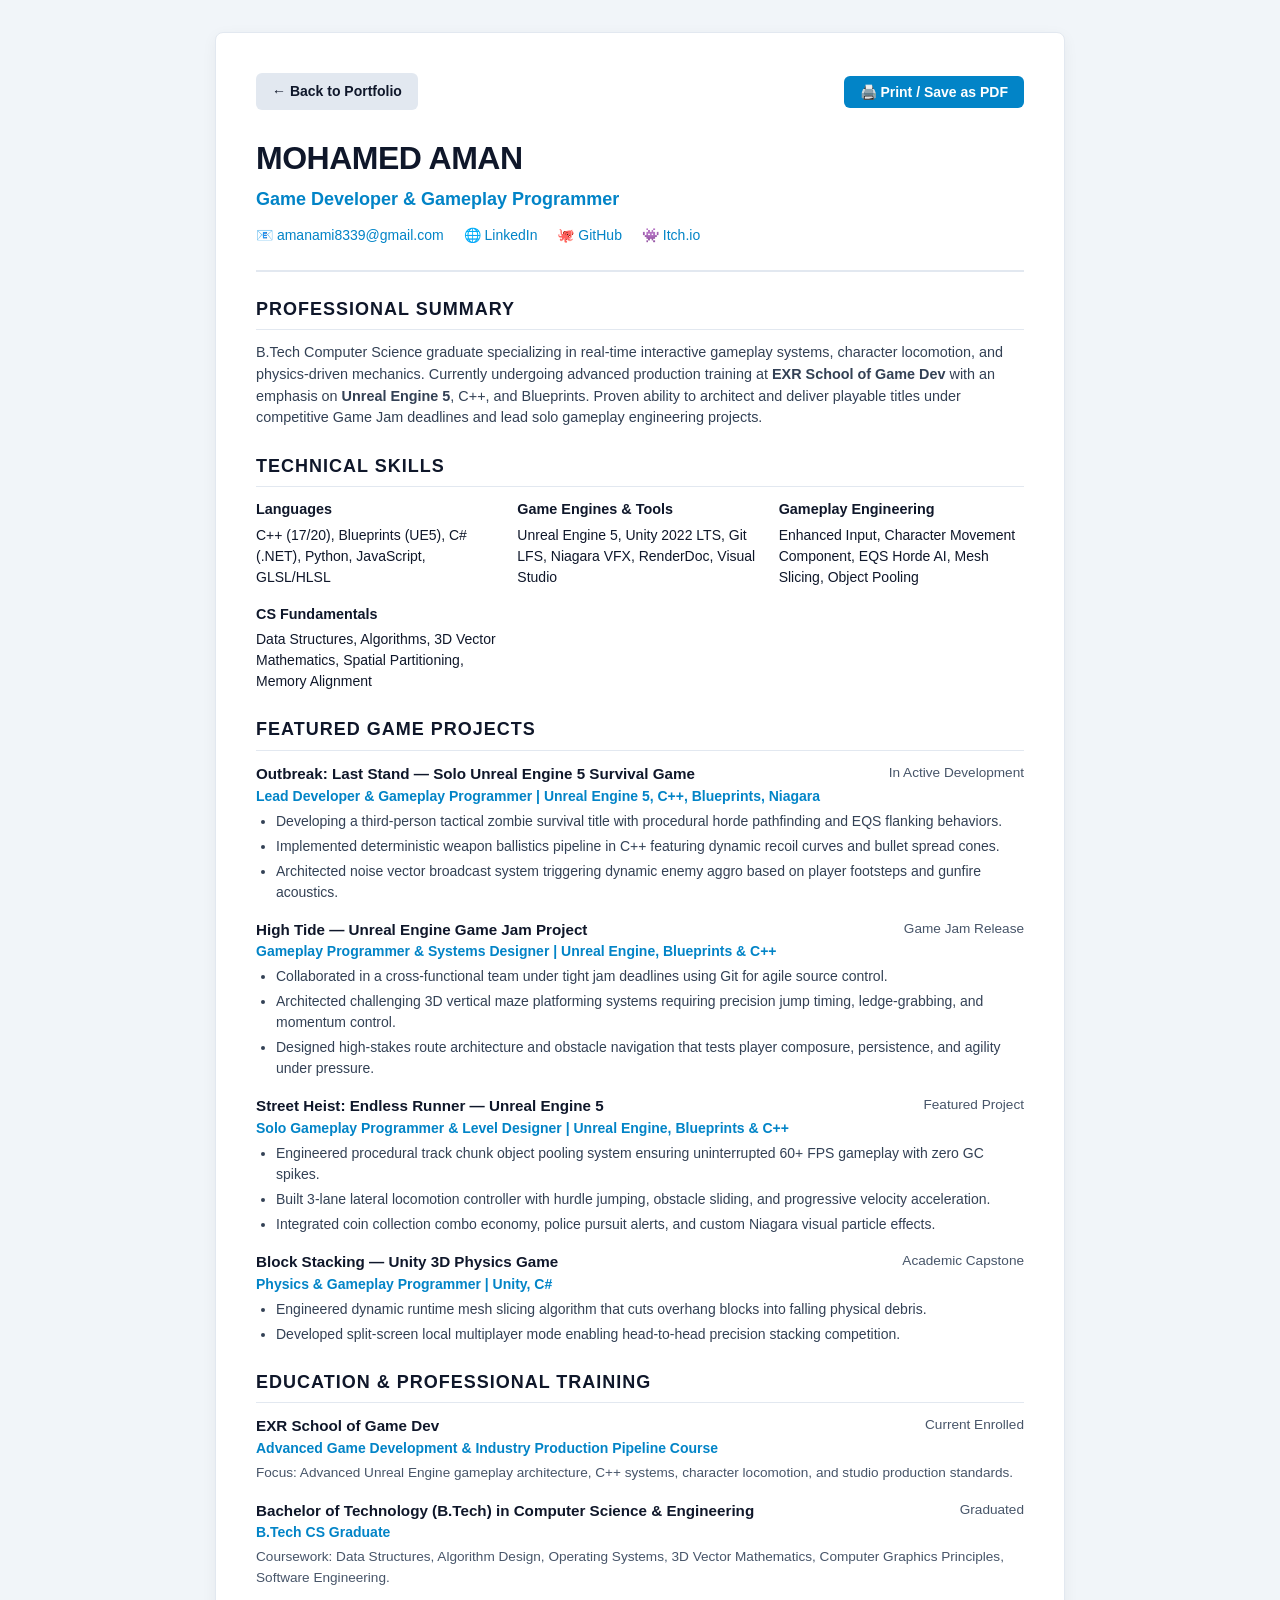
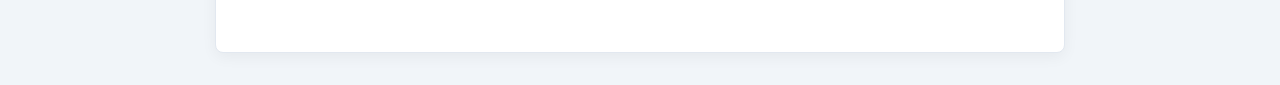
<file: assets/docs/resume.html>
<!DOCTYPE html>
<html lang="en">
<head>
  <meta charset="UTF-8" />
  <meta name="viewport" content="width=device-width, initial-scale=1.0" />
  <title>Mohamed Aman - Game Developer &amp; Gameplay Programmer Resume</title>
  <style>
    :root {
      --bg: #ffffff;
      --text: #0f172a;
      --text-muted: #475569;
      --accent: #0284c7;
      --border: #e2e8f0;
      --card-bg: #f8fafc;
    }
    @media print {
      body { padding: 0; background: #fff; }
      .no-print { display: none !important; }
      .container { max-width: 100% !important; box-shadow: none !important; border: none !important; }
    }
    * { box-sizing: border-box; margin: 0; padding: 0; }
    body {
      font-family: -apple-system, BlinkMacSystemFont, 'Segoe UI', Roboto, Helvetica, Arial, sans-serif;
      background: #f1f5f9;
      color: var(--text);
      line-height: 1.5;
      padding: 2rem 1rem;
    }
    .container {
      max-width: 850px;
      margin: 0 auto;
      background: var(--bg);
      border-radius: 8px;
      padding: 2.5rem;
      border: 1px solid var(--border);
      box-shadow: 0 4px 15px rgba(0,0,0,0.05);
    }
    .print-bar {
      display: flex;
      justify-content: space-between;
      align-items: center;
      margin-bottom: 1.5rem;
    }
    .btn {
      display: inline-flex;
      align-items: center;
      gap: 0.5rem;
      background: #0284c7;
      color: #fff;
      text-decoration: none;
      padding: 0.5rem 1rem;
      border-radius: 6px;
      font-size: 0.875rem;
      font-weight: 600;
      border: none;
      cursor: pointer;
    }
    .btn-secondary {
      background: #e2e8f0;
      color: #0f172a;
    }
    header {
      border-bottom: 2px solid var(--border);
      padding-bottom: 1.5rem;
      margin-bottom: 1.5rem;
    }
    h1 {
      font-size: 2rem;
      font-weight: 800;
      letter-spacing: -0.5px;
      color: #0f172a;
    }
    .title {
      font-size: 1.125rem;
      color: var(--accent);
      font-weight: 600;
      margin-top: 0.25rem;
    }
    .contact-links {
      display: flex;
      flex-wrap: wrap;
      gap: 1.25rem;
      margin-top: 0.75rem;
      font-size: 0.875rem;
      color: var(--text-muted);
    }
    .contact-links a { color: var(--accent); text-decoration: none; }
    section { margin-bottom: 1.5rem; }
    h2 {
      font-size: 1.125rem;
      text-transform: uppercase;
      letter-spacing: 1px;
      color: #0f172a;
      border-bottom: 1px solid var(--border);
      padding-bottom: 0.4rem;
      margin-bottom: 0.75rem;
    }
    .item { margin-bottom: 1rem; }
    .item-header {
      display: flex;
      justify-content: space-between;
      font-weight: 700;
      font-size: 0.95rem;
    }
    .item-sub {
      color: var(--accent);
      font-size: 0.875rem;
      font-weight: 600;
      margin-bottom: 0.25rem;
    }
    .item-date { color: var(--text-muted); font-size: 0.85rem; font-weight: 400; }
    ul { padding-left: 1.25rem; font-size: 0.875rem; color: #334155; }
    li { margin-bottom: 0.25rem; }
    .skills-grid {
      display: grid;
      grid-template-columns: repeat(auto-fit, minmax(200px, 1fr));
      gap: 1rem;
      font-size: 0.875rem;
    }
    .skill-col h3 { font-size: 0.9rem; color: #0f172a; margin-bottom: 0.25rem; }
    .badge {
      display: inline-block;
      background: var(--card-bg);
      border: 1px solid var(--border);
      padding: 0.15rem 0.5rem;
      border-radius: 4px;
      font-size: 0.75rem;
      margin-right: 0.25rem;
      margin-bottom: 0.25rem;
    }
  </style>
</head>
<body>

  <div class="container">
    <div class="print-bar no-print">
      <a href="../../index.html" class="btn btn-secondary">← Back to Portfolio</a>
      <button class="btn" onclick="window.print()">🖨️ Print / Save as PDF</button>
    </div>

    <header>
      <h1>MOHAMED AMAN</h1>
      <div class="title">Game Developer &amp; Gameplay Programmer</div>
      <div class="contact-links">
        <span>📧 <a href="mailto:amanami8339@gmail.com">amanami8339@gmail.com</a></span>
        <span>🌐 <a href="https://linkedin.com">LinkedIn</a></span>
        <span>🐙 <a href="https://github.com">GitHub</a></span>
        <span>👾 <a href="https://itch.io">Itch.io</a></span>
      </div>
    </header>

    <section>
      <h2>Professional Summary</h2>
      <p style="font-size: 0.9rem; color: #334155;">
        B.Tech Computer Science graduate specializing in real-time interactive gameplay systems, character locomotion, and physics-driven mechanics. Currently undergoing advanced production training at <strong>EXR School of Game Dev</strong> with an emphasis on <strong>Unreal Engine 5</strong>, C++, and Blueprints. Proven ability to architect and deliver playable titles under competitive Game Jam deadlines and lead solo gameplay engineering projects.
      </p>
    </section>

    <section>
      <h2>Technical Skills</h2>
      <div class="skills-grid">
        <div class="skill-col">
          <h3>Languages</h3>
          <p>C++ (17/20), Blueprints (UE5), C# (.NET), Python, JavaScript, GLSL/HLSL</p>
        </div>
        <div class="skill-col">
          <h3>Game Engines &amp; Tools</h3>
          <p>Unreal Engine 5, Unity 2022 LTS, Git LFS, Niagara VFX, RenderDoc, Visual Studio</p>
        </div>
        <div class="skill-col">
          <h3>Gameplay Engineering</h3>
          <p>Enhanced Input, Character Movement Component, EQS Horde AI, Mesh Slicing, Object Pooling</p>
        </div>
        <div class="skill-col">
          <h3>CS Fundamentals</h3>
          <p>Data Structures, Algorithms, 3D Vector Mathematics, Spatial Partitioning, Memory Alignment</p>
        </div>
      </div>
    </section>

    <section>
      <h2>Featured Game Projects</h2>

      <div class="item">
        <div class="item-header">
          <span>Outbreak: Last Stand — Solo Unreal Engine 5 Survival Game</span>
          <span class="item-date">In Active Development</span>
        </div>
        <div class="item-sub">Lead Developer &amp; Gameplay Programmer | Unreal Engine 5, C++, Blueprints, Niagara</div>
        <ul>
          <li>Developing a third-person tactical zombie survival title with procedural horde pathfinding and EQS flanking behaviors.</li>
          <li>Implemented deterministic weapon ballistics pipeline in C++ featuring dynamic recoil curves and bullet spread cones.</li>
          <li>Architected noise vector broadcast system triggering dynamic enemy aggro based on player footsteps and gunfire acoustics.</li>
        </ul>
      </div>

      <div class="item">
        <div class="item-header">
          <span>High Tide — Unreal Engine Game Jam Project</span>
          <span class="item-date">Game Jam Release</span>
        </div>
        <div class="item-sub">Gameplay Programmer &amp; Systems Designer | Unreal Engine, Blueprints &amp; C++</div>
        <ul>
          <li>Collaborated in a cross-functional team under tight jam deadlines using Git for agile source control.</li>
          <li>Architected challenging 3D vertical maze platforming systems requiring precision jump timing, ledge-grabbing, and momentum control.</li>
          <li>Designed high-stakes route architecture and obstacle navigation that tests player composure, persistence, and agility under pressure.</li>
        </ul>
      </div>

      <div class="item">
        <div class="item-header">
          <span>Street Heist: Endless Runner — Unreal Engine 5</span>
          <span class="item-date">Featured Project</span>
        </div>
        <div class="item-sub">Solo Gameplay Programmer &amp; Level Designer | Unreal Engine, Blueprints &amp; C++</div>
        <ul>
          <li>Engineered procedural track chunk object pooling system ensuring uninterrupted 60+ FPS gameplay with zero GC spikes.</li>
          <li>Built 3-lane lateral locomotion controller with hurdle jumping, obstacle sliding, and progressive velocity acceleration.</li>
          <li>Integrated coin collection combo economy, police pursuit alerts, and custom Niagara visual particle effects.</li>
        </ul>
      </div>

      <div class="item">
        <div class="item-header">
          <span>Block Stacking — Unity 3D Physics Game</span>
          <span class="item-date">Academic Capstone</span>
        </div>
        <div class="item-sub">Physics &amp; Gameplay Programmer | Unity, C#</div>
        <ul>
          <li>Engineered dynamic runtime mesh slicing algorithm that cuts overhang blocks into falling physical debris.</li>
          <li>Developed split-screen local multiplayer mode enabling head-to-head precision stacking competition.</li>
        </ul>
      </div>
    </section>

    <section>
      <h2>Education &amp; Professional Training</h2>
      <div class="item">
        <div class="item-header">
          <span>EXR School of Game Dev</span>
          <span class="item-date">Current Enrolled</span>
        </div>
        <div class="item-sub">Advanced Game Development &amp; Industry Production Pipeline Course</div>
        <p style="font-size: 0.85rem; color: #475569;">Focus: Advanced Unreal Engine gameplay architecture, C++ systems, character locomotion, and studio production standards.</p>
      </div>

      <div class="item">
        <div class="item-header">
          <span>Bachelor of Technology (B.Tech) in Computer Science &amp; Engineering</span>
          <span class="item-date">Graduated</span>
        </div>
        <div class="item-sub">B.Tech CS Graduate</div>
        <p style="font-size: 0.85rem; color: #475569;">Coursework: Data Structures, Algorithm Design, Operating Systems, 3D Vector Mathematics, Computer Graphics Principles, Software Engineering.</p>
      </div>
    </section>
  </div>

</body>
</html>
</file>
